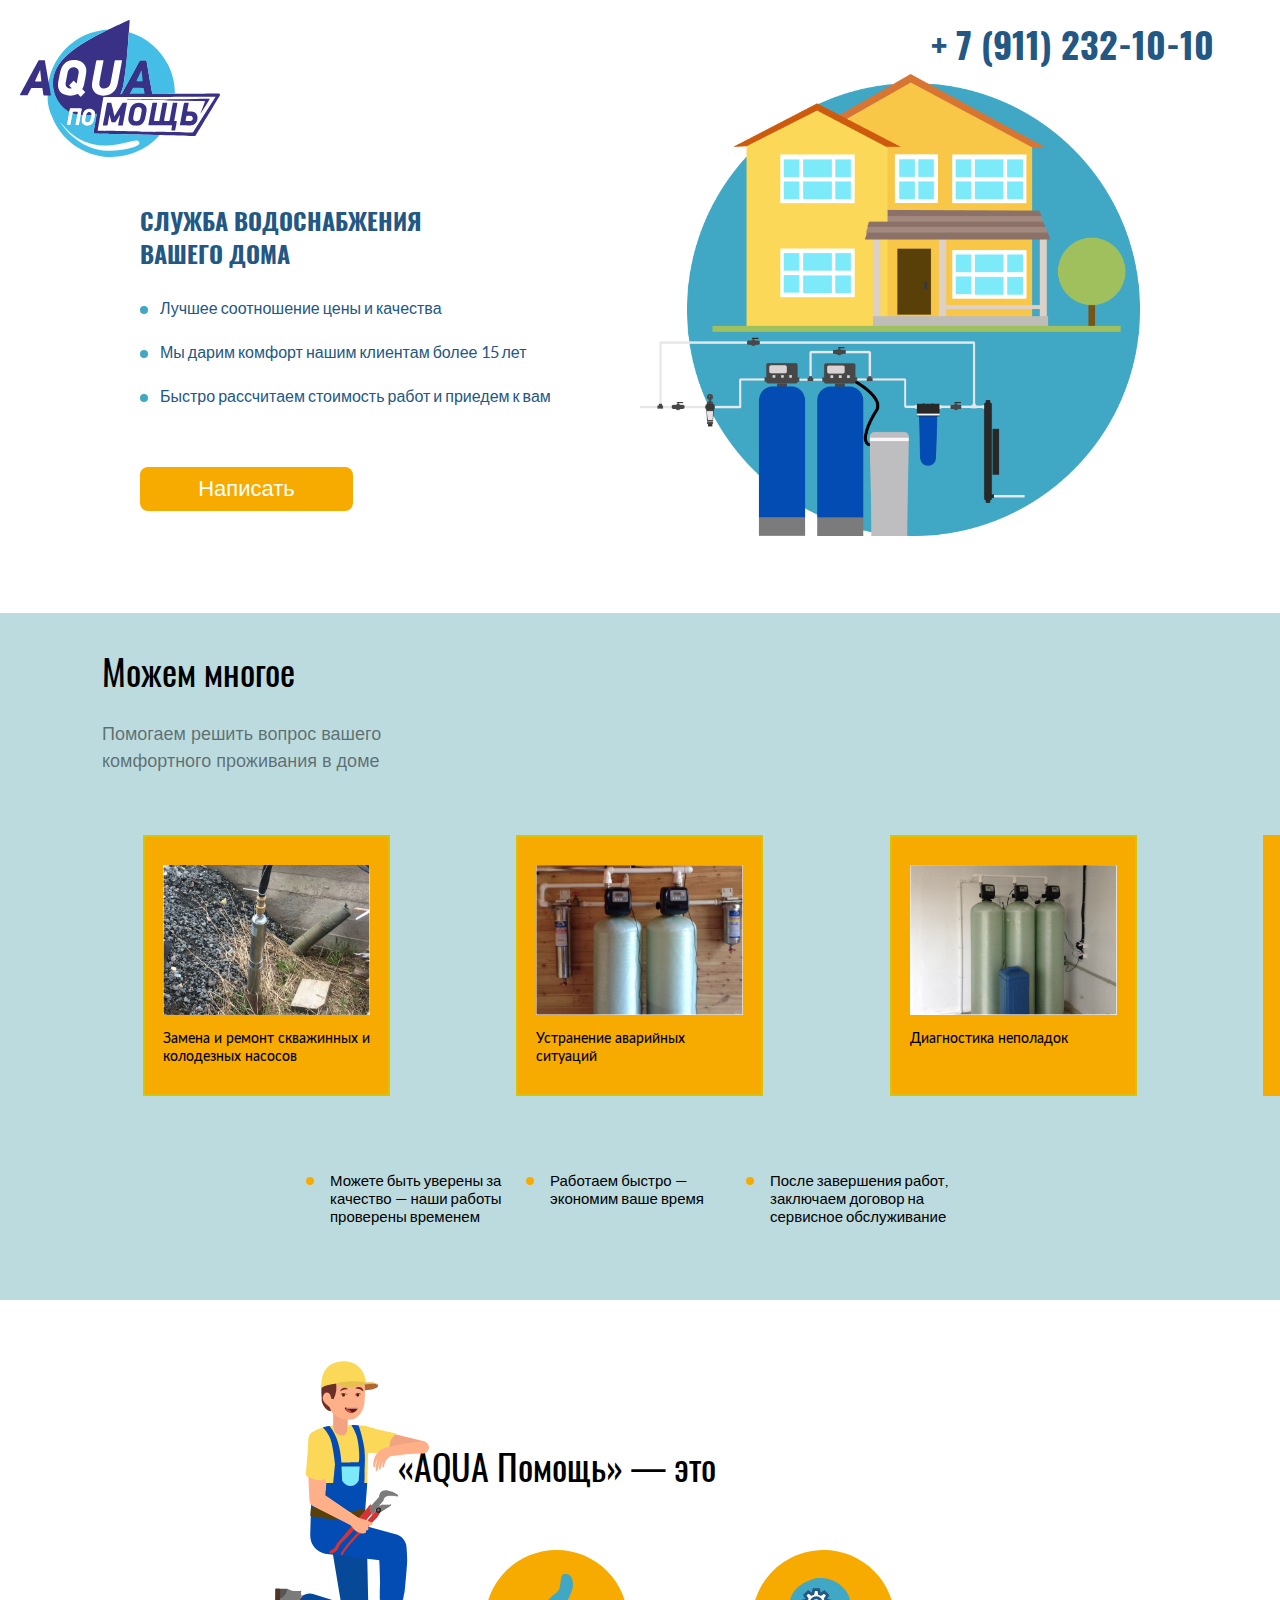
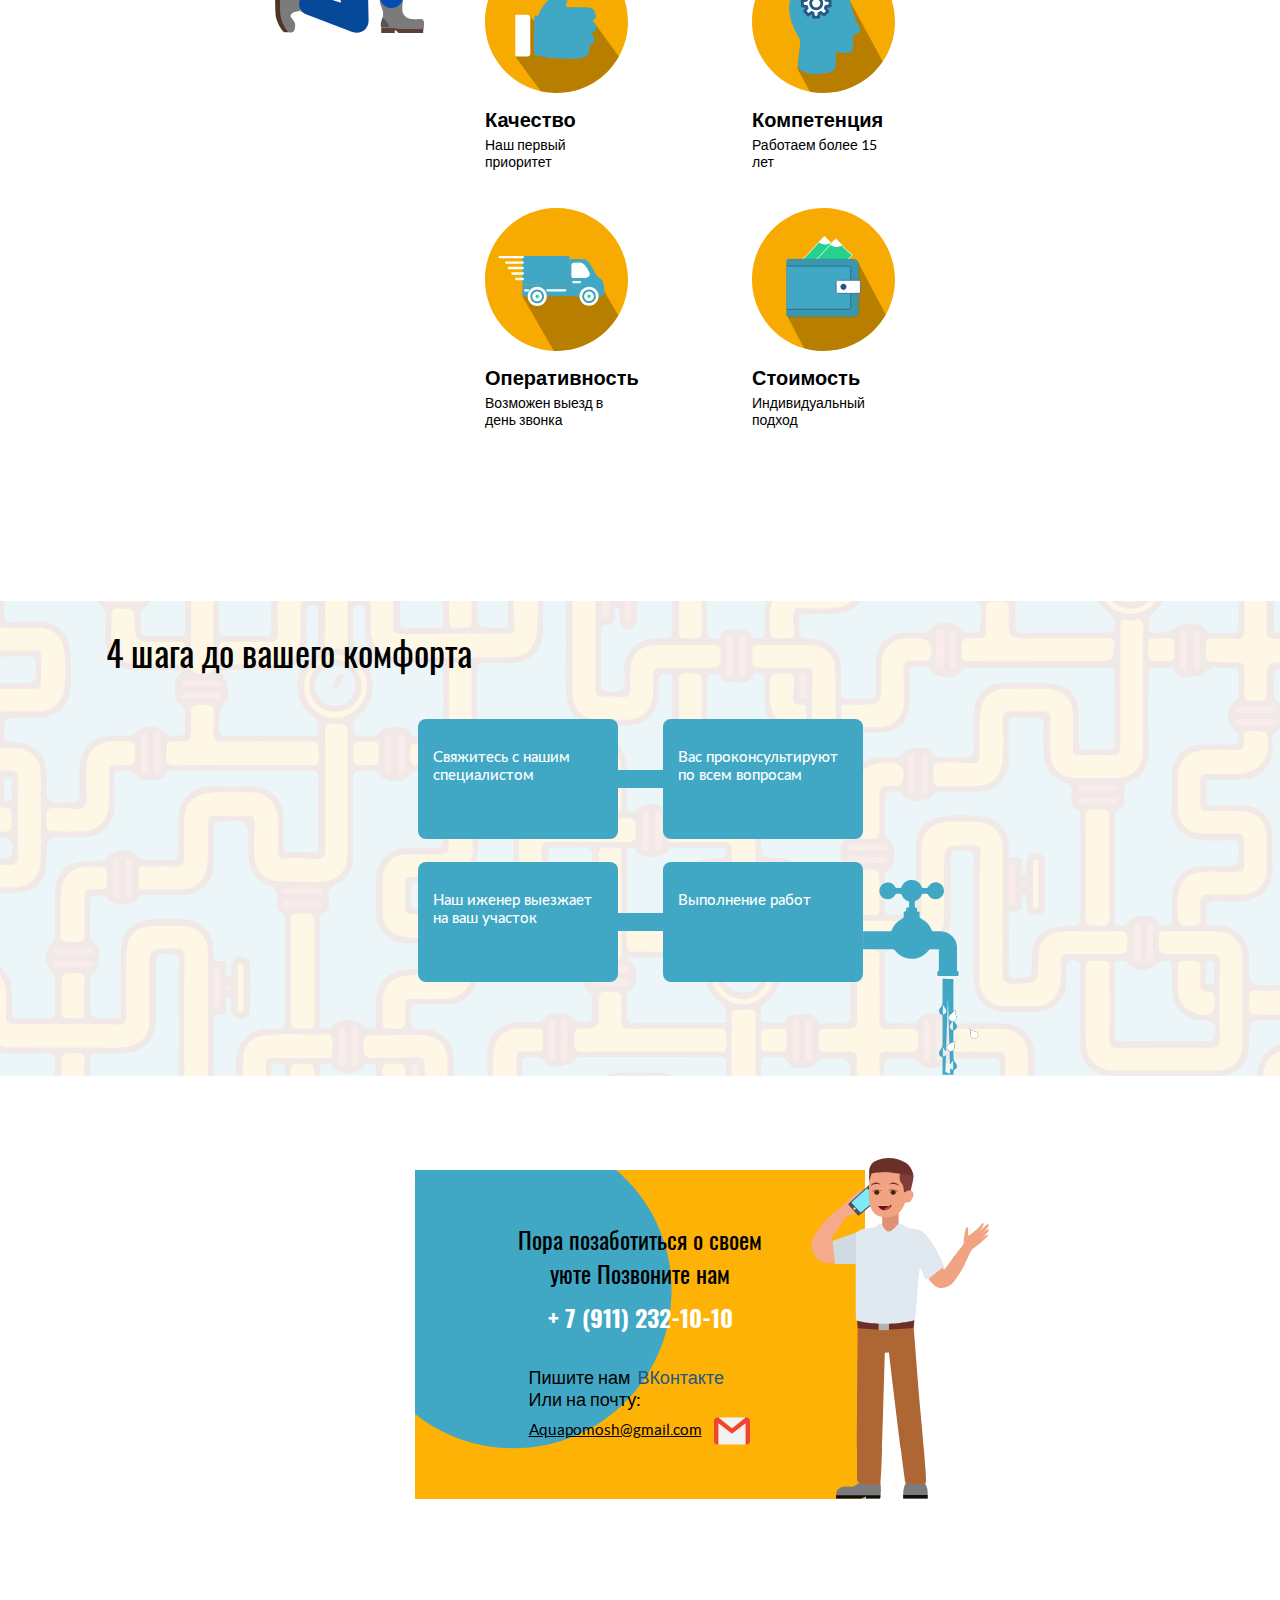
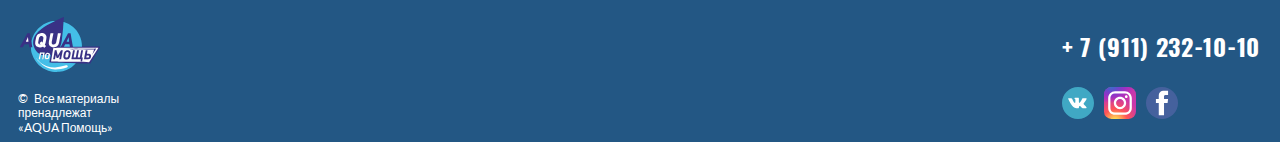
<file: index.html>
<!DOCTYPE html>
<html lang="ru">
  <head>
    <meta charset="UTF-8"/>
    <meta content="" name="description"/>
    <meta content="" name="keywords"/>
    <meta http-equiv="X-UA-Compatible" content="ie=edge"/>
    <meta content="telephone=no" name="format-detection"/>
    <meta name="HandheldFriendly" content="true"/>
    <meta name="viewport" content="width=device-width, initial-scale=1.0"/>
    <meta property="og:type" content="image/png"/>
    <meta property="og:description" content="Служба водоснабжения вашего дома"/>
    <meta property="og:url" content="http://aquapomosh.ru/"/>
    <meta property="og:title" content="АкваПомощь"/>
    <meta property="og:image" content="http://aquapomosh.ru/img/welcome/logo.png"/>
    <title>АкваПомощь</title>
    <link rel="stylesheet" href="css/style.min.css"/>
    <link rel="icon" type="image/x-icon" href="favicon.png"/>
  </head>
  <body class="page">
    <div class="page__wrapper">
      <header class="header">
        <nav class="header_wrapper"><a class="header_phone" href="tel:89112321010">+ 7 (911) 232-10-10</a><img class="header_logo" src="img/header/logo.svg"/>
          <div class="header_menu js-open-menu"></div>
          <ul class="header_menu_list js-menu-list">
            <li class="header_menu_item"><a href="tel:89112321010">+ 7(911) 232-10-10</a></li>
            <li class="header_menu_item"><a class="js-scroll" href="#advantages">Наши услуги</a></li>
            <li class="header_menu_item"><a class="js-scroll" href="#aquaInfo">Преимущества</a></li>
            <li class="header_menu_item"><a class="js-scroll" href="#algoritm">4 шага до уюта</a></li>
            <li class="header_menu_item vk_sibling"><a class="js-scroll" href="#contacts">Контакты</a></li>
            <li class="header_menu_item header_socials"><a class="header_social_link" href="https://vk.com/club182324708" target="_blank"><img src="img/header/vk.svg"/></a><a class="header_social_link" href="https://www.instagram.com/aquapomosh/?hl=ru" target="_blank"><img src="img/header/inst.svg"/></a><a class="header_social_link" href="https://www.facebook.com/groups/2348221462057852/about/" target="_blank"><img src="img/header/face.svg"/></a></li>
          </ul>
        </nav>
      </header>
      <section class="welcome">
        <div class="welcome_wrapper">
          <h1 class="welcome_title">СЛУЖБА ВОДОСНАБЖЕНИЯ вашего ДОМА</h1>
          <ul class="welcome_info_box">
            <li class="welcome_info_item">Лучшее соотношение цены и качества</li>
            <li class="welcome_info_item">Мы дарим комфорт нашим клиентам более 15 лет</li>
            <li class="welcome_info_item">Быстро рассчитаем стоимость работ и приедем к вам</li>
          </ul><img class="welcome_image" src="img/welcome/kv.png"/><a class="welcome_button welcome_button_mob" href="tel:89112321010">Позвонить</a><a class="welcome_button welcome_button_desk" href="mailto:Aquapomosh@gmail.com">Написать</a>
        </div>
      </section>
      <section class="advantages" id="advantages">
        <div class="advantages_wrapper">
          <h2 class="advantages_title">Можем многое</h2>
          <p class="advantages_title_text">Помогаем решить вопрос вашего комфортного проживания в доме</p>
          <ul class="advantages_slider owl-carousel">
            <li class="advantages_item">
              <div class="advantages_image_box"><img src="img/advantages/1.jpg"/>
                <p class="advantage_text">Замена и ремонт скважинных и колодезных насосов</p>
              </div>
            </li>
            <li class="advantages_item">
              <div class="advantages_image_box"><img src="img/advantages/2.jpg"/>
                <p class="advantage_text">Устранение аварийных ситуаций</p>
              </div>
            </li>
            <li class="advantages_item">
              <div class="advantages_image_box"><img src="img/advantages/3.jpg"/>
                <p class="advantage_text">Диагностика неполадок</p>
              </div>
            </li>
            <li class="advantages_item">
              <div class="advantages_image_box"><img src="img/advantages/4.jpg"/>
                <p class="advantage_text">Замена насосных станций, гидробаков и мембран</p>
              </div>
            </li>
            <li class="advantages_item">
              <div class="advantages_image_box"><img src="img/advantages/5.jpg"/>
                <p class="advantage_text">Обслуживание и ремонт фильтрационных систем очистки воды</p>
              </div>
            </li>
            <li class="advantages_item">
              <div class="advantages_image_box"><img src="img/advantages/6.jpg"/>
                <p class="advantage_text">Замена расходных материалов (картриджей, сменных мешков)</p>
              </div>
            </li>
            <li class="advantages_item">
              <div class="advantages_image_box"><img src="img/advantages/7.jpg"/>
                <p class="advantage_text">Доставка таблетированной соли и других реагентов</p>
              </div>
            </li>
            <li class="advantages_item">
              <div class="advantages_image_box"><img src="img/advantages/8.jpg"/>
                <p class="advantage_text">Перезагрузка засыпных фильтров</p>
              </div>
            </li>
            <li class="advantages_item">
              <div class="advantages_image_box"><img src="img/advantages/9.jpg"/>
                <p class="advantage_text">Разработка, проектирование и монтаж систем водоочистки</p>
              </div>
            </li>
            <li class="advantages_item">
              <div class="advantages_image_box"><img src="img/advantages/10.jpg"/>
                <p class="advantage_text">Установка и обслуживание бытовых водоочистителей</p>
              </div>
            </li>
            <li class="advantages_item">
              <div class="advantages_image_box"><img src="img/advantages/11.jpg"/>
                <p class="advantage_text">Анализ воды</p>
              </div>
            </li>
            <li class="advantages_item">
              <div class="advantages_image_box"><img src="img/advantages/12.jpg"/>
                <p class="advantage_text">Обслуживание системы обратного осмоса (замена мембран)</p>
              </div>
            </li>
            <li class="advantages_item">
              <div class="advantages_image_box"><img src="img/advantages/13.jpg"/>
                <p class="advantage_text">Профессиональная чистка емкостей для воды</p>
              </div>
            </li>
          </ul>
          <ul class="advantages_bottom_content">
            <li class="advantages_bottom_item">Можете быть уверены за качество&nbsp;— наши работы проверены временем</li>
            <li class="advantages_bottom_item">Работаем быстро — экономим ваше время</li>
            <li class="advantages_bottom_item">После завершения работ, заключаем договор на сервисное обслуживание</li>
          </ul>
        </div>
      </section>
      <section class="aquaInfo" id="aquaInfo">
        <div class="aquaInfo_wrapper">
          <h2 class="auqaInfo_title">«AQUA Помощь» — это</h2>
          <ul class="aquaInfo_list">
            <li class="aquaInfo_list_item"><img src="img/aquaInfo/1.svg"/>
              <p class="auqaInfo_item_title">Качество</p>
              <p class="auqaInfo_item_text">Наш первый приоритет</p>
            </li>
            <li class="aquaInfo_list_item"><img src="img/aquaInfo/2.svg"/>
              <p class="auqaInfo_item_title">Компетенция</p>
              <p class="auqaInfo_item_text">Работаем более 15 лет</p>
            </li>
            <li class="aquaInfo_list_item"><img src="img/aquaInfo/3.svg"/>
              <p class="auqaInfo_item_title">Оперативность</p>
              <p class="auqaInfo_item_text">Возможен выезд в день звонка</p>
            </li>
            <li class="aquaInfo_list_item"><img src="img/aquaInfo/4.svg"/>
              <p class="auqaInfo_item_title">Стоимость</p>
              <p class="auqaInfo_item_text">Индивидуальный подход</p>
            </li>
          </ul>
        </div>
      </section>
      <section class="algoritm" id="algoritm">
        <div class="algoritm_wrapper">
          <h2 class="algoritm_title">4 шага до вашего комфорта</h2>
          <ul class="algoritm_list owl-carousel">
            <li class="algoritm_item">
              <p>Свяжитесь с нашим специалистом</p>
            </li>
            <li class="algoritm_item">
              <p>Вас проконсультируют по всем вопросам</p>
            </li>
            <li class="algoritm_item">
              <p>Наш иженер выезжает на ваш участок</p>
            </li>
            <li class="algoritm_item">
              <p>Выполнение работ</p>
            </li>
          </ul>
        </div>
      </section>
      <section class="contacts" id="contacts">
        <div class="contacts_wrapper">
          <h2 class="contacts_title">Пора позаботиться о своем уюте Позвоните нам</h2><img class="contacts_human" src="img/contacts/human.svg"/><a class="contacts_phone" href="tel:89112321010">+ 7 (911) 232-10-10</a>
          <p class="contacts_text">Пишите нам<a class="contacts_vk_link" href="https://vk.com/club182324708" target="_blank">ВКонтакте <br/></a><span>Или на почту: <br/> <a href="mailto:Aquapomosh@gmail.com" class="contacts_mail">Aquapomosh@gmail.com</a></span></p>
        </div>
      </section>
      <footer class="footer">
        <div class="footer_wrapper">
          <div class="footer_left_box"><img class="footer_logo" src="img/header/logo.svg"/><a class="footer_phone" href="tel:89112321010">+ 7 (911) 232-10-10</a>
            <p class="footer_copyright">Все материалы пренадлежат <br/> «AQUA Помощь»</p>
          </div>
          <div class="footer_right_box"><a class="footer_link vk" href="https://vk.com/club182324708" target="_blank"></a><a class="footer_link inst" href="https://www.instagram.com/aquapomosh/?hl=ru" target="_blank"></a><a class="footer_link face" href="https://www.facebook.com/groups/2348221462057852/about/" target="_blank"></a></div>
        </div>
      </footer>
    </div>
    <div class="beforeBodyEnd" style="display: none">
      <script src="js/app.min.js"></script>
    </div>
  </body>
</html>
</file>
